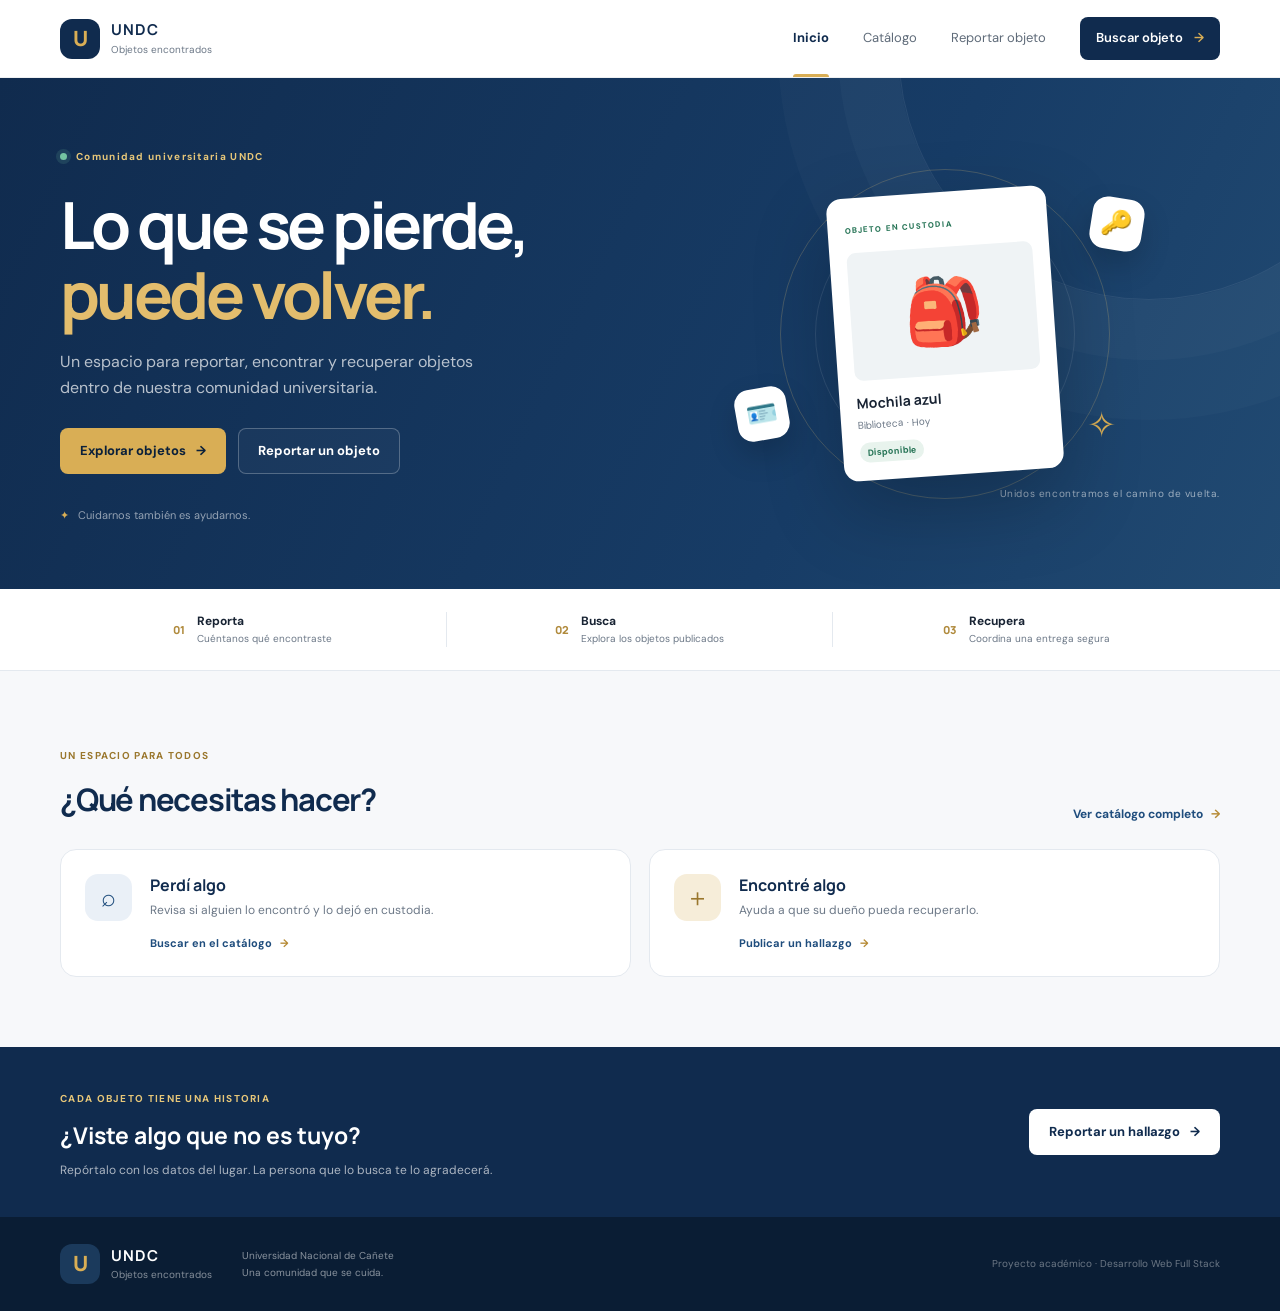
<file: index.html>
<!doctype html>
<html lang="es">
<head>
  <meta charset="utf-8">
  <meta name="viewport" content="width=device-width, initial-scale=1">
  <meta name="theme-color" content="#102b4e">
  <meta name="description" content="Sistema de objetos perdidos y encontrados de la Universidad Nacional de Cañete.">
  <title>Objetos UNDC | Inicio</title>
  <link rel="stylesheet" href="styles.css">
  <script src="app.js" defer></script>
</head>
<body>
  <header class="site-header">
    <nav class="navbar container" aria-label="Navegación principal">
      <a class="brand" href="index.html" aria-label="Objetos UNDC, inicio"><span class="brand-mark" aria-hidden="true">U</span><span><strong>UNDC</strong><small>Objetos encontrados</small></span></a>
      <button class="nav-toggle" type="button" aria-expanded="false" aria-controls="nav-links" aria-label="Abrir menú"><span></span><span></span><span></span></button>
      <div class="nav-links" id="nav-links"><a class="active" href="index.html">Inicio</a><a href="catalogo.html">Catálogo</a><a href="registrar-objeto.html">Reportar objeto</a><a class="nav-cta" href="catalogo.html">Buscar objeto <span aria-hidden="true">→</span></a></div>
    </nav>
  </header>
  <main>
    <section class="hero">
      <div class="container hero-grid">
        <div class="hero-copy"><span class="eyebrow"><span class="status-dot"></span> Comunidad universitaria UNDC</span><h1>Lo que se pierde,<br><em>puede volver.</em></h1><p>Un espacio para reportar, encontrar y recuperar objetos dentro de nuestra comunidad universitaria.</p><div class="hero-actions"><a class="button button-gold" href="catalogo.html">Explorar objetos <span aria-hidden="true">→</span></a><a class="button button-outline" href="registrar-objeto.html">Reportar un objeto</a></div><div class="hero-note"><span class="note-icon" aria-hidden="true">✦</span> Cuidarnos también es ayudarnos.</div></div>
        <div class="hero-art" aria-label="Ilustración de objetos extraviados" role="img"><div class="art-orbit orbit-one"></div><div class="art-orbit orbit-two"></div><div class="art-card art-card-main"><span class="art-card-label">OBJETO EN CUSTODIA</span><div class="art-object" aria-hidden="true">🎒</div><strong>Mochila azul</strong><span class="art-card-meta">Biblioteca · Hoy</span><span class="art-tag">Disponible</span></div><div class="floating-icon floating-key" aria-hidden="true">🔑</div><div class="floating-icon floating-note" aria-hidden="true">🪪</div><div class="art-spark spark-one" aria-hidden="true">✦</div><div class="art-spark spark-two" aria-hidden="true">✧</div><div class="art-caption">Unidos encontramos el camino de vuelta.</div></div>
      </div>
    </section>
    <section class="trust-strip"><div class="container trust-items"><div><span class="trust-symbol">01</span><span><strong>Reporta</strong><small>Cuéntanos qué encontraste</small></span></div><div><span class="trust-symbol">02</span><span><strong>Busca</strong><small>Explora los objetos publicados</small></span></div><div><span class="trust-symbol">03</span><span><strong>Recupera</strong><small>Coordina una entrega segura</small></span></div></div></section>
    <section class="section container home-feature"><div class="section-heading"><div><span class="eyebrow eyebrow-dark">UN ESPACIO PARA TODOS</span><h2>¿Qué necesitas hacer?</h2></div><a class="text-link" href="catalogo.html">Ver catálogo completo <span>→</span></a></div><div class="action-grid"><a class="action-card" href="catalogo.html"><span class="action-icon icon-blue" aria-hidden="true">⌕</span><span class="action-content"><strong>Perdí algo</strong><small>Revisa si alguien lo encontró y lo dejó en custodia.</small><b>Buscar en el catálogo <span>→</span></b></span></a><a class="action-card" href="registrar-objeto.html"><span class="action-icon icon-gold" aria-hidden="true">＋</span><span class="action-content"><strong>Encontré algo</strong><small>Ayuda a que su dueño pueda recuperarlo.</small><b>Publicar un hallazgo <span>→</span></b></span></a></div></section>
    <section class="home-callout"><div class="container callout-inner"><div><span class="eyebrow">CADA OBJETO TIENE UNA HISTORIA</span><h2>¿Viste algo que no es tuyo?</h2><p>Repórtalo con los datos del lugar. La persona que lo busca te lo agradecerá.</p></div><a href="registrar-objeto.html" class="button button-light">Reportar un hallazgo <span>→</span></a></div></section>
  </main>
  <footer class="site-footer"><div class="container footer-inner"><a class="brand brand-footer" href="index.html"><span class="brand-mark" aria-hidden="true">U</span><span><strong>UNDC</strong><small>Objetos encontrados</small></span></a><p>Universidad Nacional de Cañete<br>Una comunidad que se cuida.</p><small class="footer-copy">Proyecto académico · Desarrollo Web Full Stack</small></div></footer>
</body>
</html>
</file>
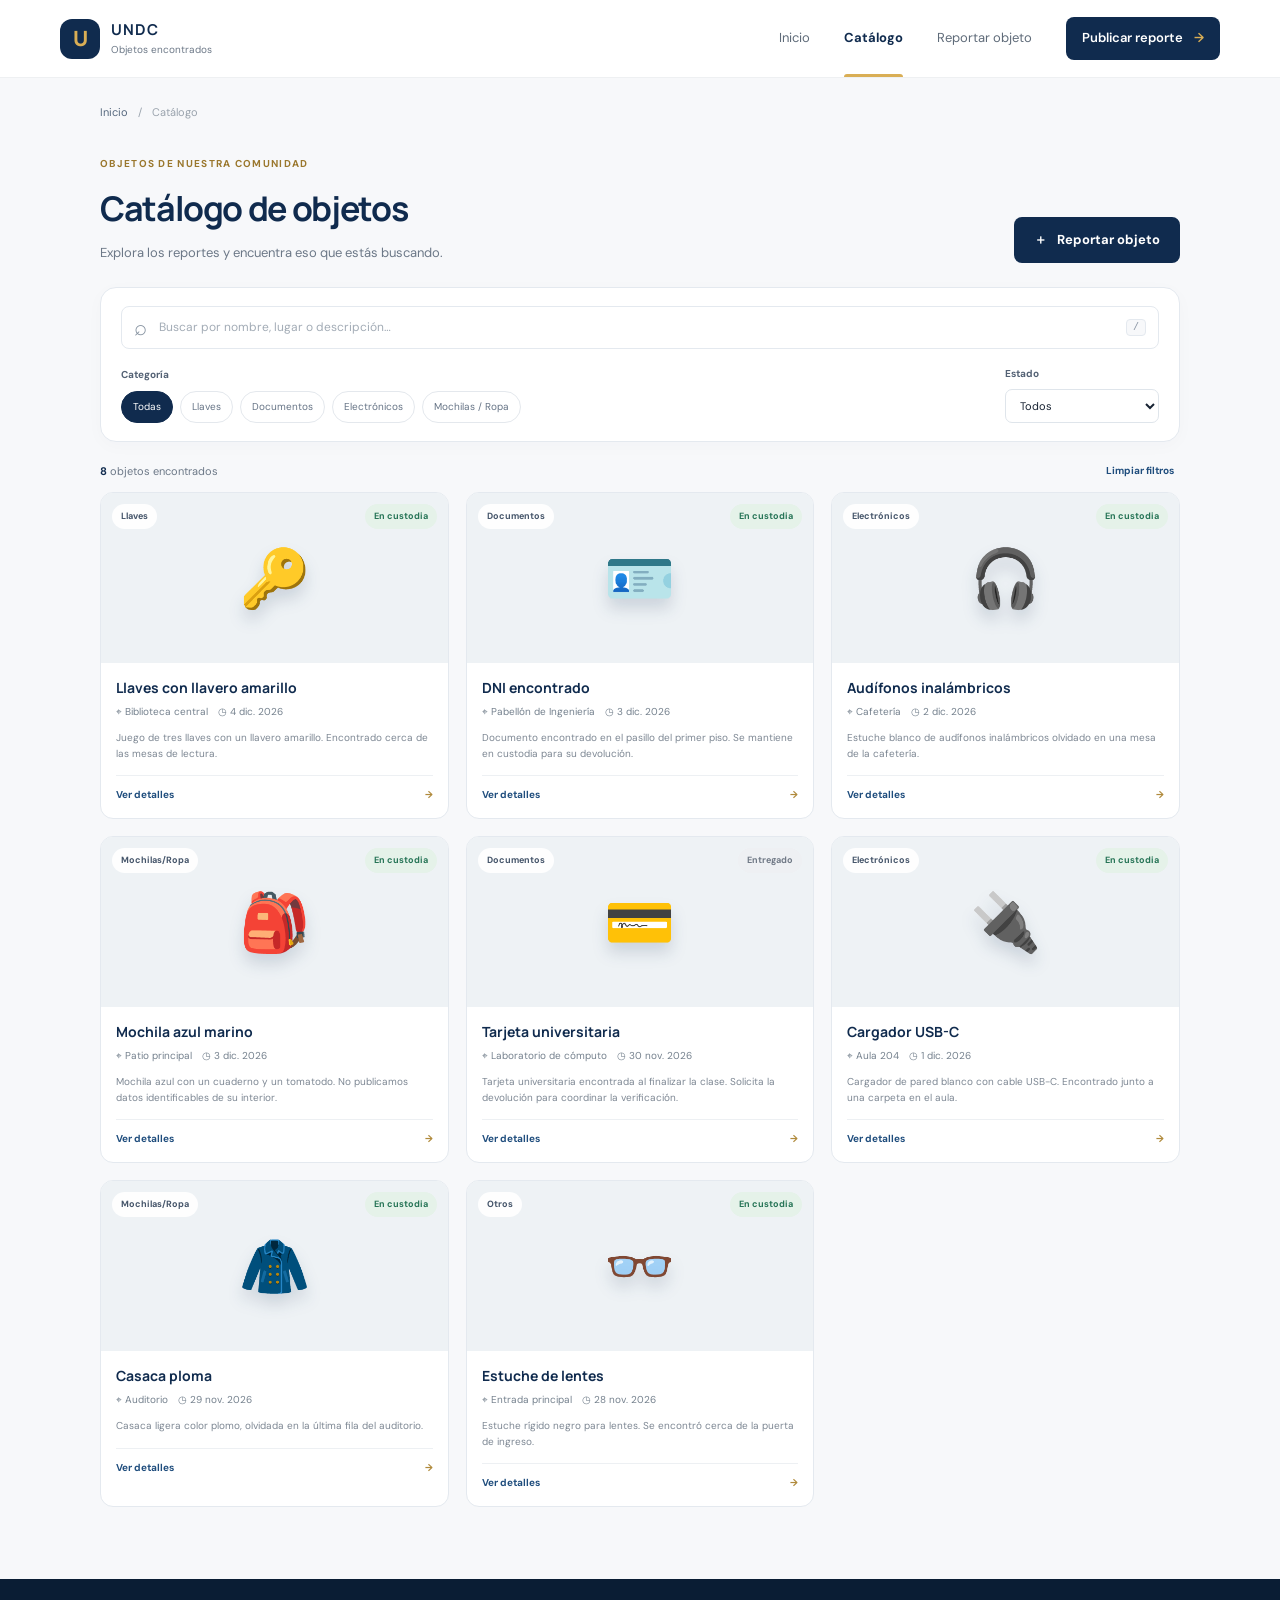
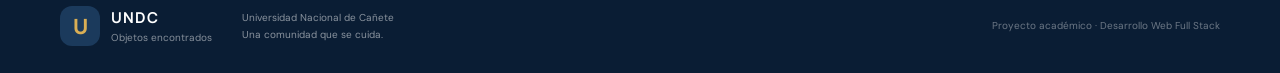
<file: catalogo.html>
<!doctype html>
<html lang="es"><head><meta charset="utf-8"><meta name="viewport" content="width=device-width, initial-scale=1"><meta name="theme-color" content="#102b4e"><meta name="description" content="Explora objetos perdidos y encontrados de la comunidad UNDC."><title>Catálogo | Objetos UNDC</title><link rel="stylesheet" href="styles.css"><script src="app.js" defer></script></head>
<body><header class="site-header"><nav class="navbar container" aria-label="Navegación principal"><a class="brand" href="index.html" aria-label="Objetos UNDC, inicio"><span class="brand-mark" aria-hidden="true">U</span><span><strong>UNDC</strong><small>Objetos encontrados</small></span></a><button class="nav-toggle" type="button" aria-expanded="false" aria-controls="nav-links" aria-label="Abrir menú"><span></span><span></span><span></span></button><div class="nav-links" id="nav-links"><a href="index.html">Inicio</a><a class="active" href="catalogo.html">Catálogo</a><a href="registrar-objeto.html">Reportar objeto</a><a class="nav-cta" href="registrar-objeto.html">Publicar reporte <span>→</span></a></div></nav></header>
<main class="page-main"><div class="container page-container"><div class="breadcrumbs"><a href="index.html">Inicio</a><span>/</span><span>Catálogo</span></div><div class="catalog-heading"><div class="page-intro"><span class="eyebrow eyebrow-dark">OBJETOS DE NUESTRA COMUNIDAD</span><h1>Catálogo de objetos</h1><p>Explora los reportes y encuentra eso que estás buscando.</p></div><a href="registrar-objeto.html" class="button button-primary">＋ <span>Reportar objeto</span></a></div><section class="filter-panel" aria-label="Filtros del catálogo"><div class="search-wrap"><span aria-hidden="true">⌕</span><label class="sr-only" for="search-input">Buscar por nombre, lugar o descripción</label><input id="search-input" type="search" placeholder="Buscar por nombre, lugar o descripción…"><kbd>/</kbd></div><div class="filter-row"><div class="filter-group"><span class="filter-label">Categoría</span><div class="chip-list" id="category-filters" role="group" aria-label="Filtrar por categoría"><button class="filter-chip is-selected" type="button" data-category="Todas">Todas</button><button class="filter-chip" type="button" data-category="Llaves">Llaves</button><button class="filter-chip" type="button" data-category="Documentos">Documentos</button><button class="filter-chip" type="button" data-category="Electrónicos">Electrónicos</button><button class="filter-chip" type="button" data-category="Mochilas/Ropa">Mochilas / Ropa</button></div></div><label class="status-filter">Estado<select id="status-filter"><option value="Todos">Todos</option><option value="En custodia">En custodia</option><option value="Entregado">Entregado</option></select></label></div></section><div class="results-bar"><p id="results-count" aria-live="polite">Cargando objetos…</p><button id="clear-filters" class="clear-button" type="button">Limpiar filtros</button></div><section id="object-grid" class="object-grid" aria-label="Objetos reportados"></section><div id="empty-state" class="empty-state" hidden><span aria-hidden="true">⌕</span><h2>No encontramos resultados</h2><p>Prueba con otra búsqueda o limpia los filtros.</p><button id="empty-clear" class="button button-primary" type="button">Limpiar filtros</button></div><noscript><p class="notice">Activa JavaScript para usar el catálogo de objetos.</p></noscript></div></main><footer class="site-footer"><div class="container footer-inner"><a class="brand brand-footer" href="index.html"><span class="brand-mark" aria-hidden="true">U</span><span><strong>UNDC</strong><small>Objetos encontrados</small></span></a><p>Universidad Nacional de Cañete<br>Una comunidad que se cuida.</p><small class="footer-copy">Proyecto académico · Desarrollo Web Full Stack</small></div></footer></body></html>
</file>
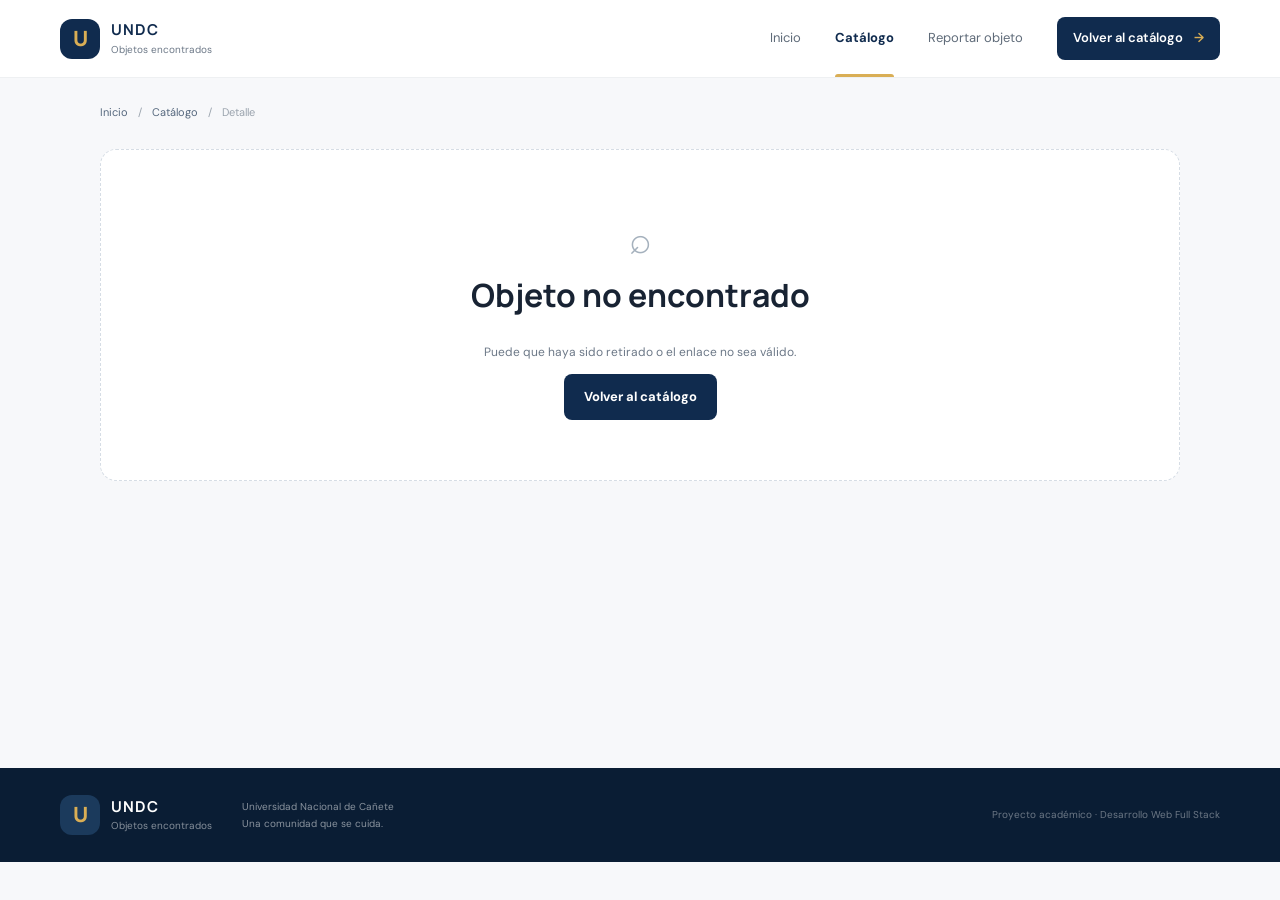
<file: detalle-objeto.html>
<!doctype html>
<html lang="es"><head><meta charset="utf-8"><meta name="viewport" content="width=device-width, initial-scale=1"><meta name="theme-color" content="#102b4e"><title>Detalle del objeto | Objetos UNDC</title><link rel="stylesheet" href="styles.css"><script src="app.js" defer></script></head><body><header class="site-header"><nav class="navbar container" aria-label="Navegación principal"><a class="brand" href="index.html" aria-label="Objetos UNDC, inicio"><span class="brand-mark" aria-hidden="true">U</span><span><strong>UNDC</strong><small>Objetos encontrados</small></span></a><button class="nav-toggle" type="button" aria-expanded="false" aria-controls="nav-links" aria-label="Abrir menú"><span></span><span></span><span></span></button><div class="nav-links" id="nav-links"><a href="index.html">Inicio</a><a class="active" href="catalogo.html">Catálogo</a><a href="registrar-objeto.html">Reportar objeto</a><a class="nav-cta" href="catalogo.html">Volver al catálogo <span>→</span></a></div></nav></header><main class="page-main"><div class="container page-container"><div class="breadcrumbs"><a href="index.html">Inicio</a><span>/</span><a href="catalogo.html">Catálogo</a><span>/</span><span>Detalle</span></div><div id="detail-content" class="detail-layout"></div><div id="detail-missing" class="empty-state" hidden><span aria-hidden="true">⌕</span><h1>Objeto no encontrado</h1><p>Puede que haya sido retirado o el enlace no sea válido.</p><a href="catalogo.html" class="button button-primary">Volver al catálogo</a></div></div></main><dialog id="claim-dialog" class="claim-dialog" aria-labelledby="claim-title"><form id="claim-form" method="dialog" class="claim-form"><button class="dialog-close" type="button" data-close-dialog aria-label="Cerrar">×</button><span class="eyebrow eyebrow-dark">SOLICITUD DE DEVOLUCIÓN</span><h2 id="claim-title">Reclamar objeto</h2><p class="dialog-subtitle">Cuéntanos quién eres. El equipo responsable podrá contactarte para verificar la propiedad.</p><input type="hidden" name="objectId"><label class="field">Nombre completo *<input name="nombre" required maxlength="100" autocomplete="name" placeholder="Tu nombre y apellido"></label><label class="field">Código universitario *<input name="codigo" required maxlength="20" autocomplete="off" placeholder="Ej. 20241234"></label><label class="field">Escuela profesional *<input name="escuela" required maxlength="100" placeholder="Ej. Ingeniería de Sistemas"></label><label class="field">Mensaje <span class="optional">Opcional</span><textarea name="mensaje" rows="3" maxlength="400" placeholder="Describe una característica que ayude a identificar el objeto…"></textarea></label><p class="privacy-note">Tus datos se usarán únicamente para coordinar la verificación y devolución del objeto.</p><p id="claim-message" class="form-message" role="status" aria-live="polite"></p><div class="form-actions"><button class="button button-primary" type="submit">Enviar solicitud <span>→</span></button><button class="button button-quiet" type="button" data-close-dialog>Cancelar</button></div></form></dialog><footer class="site-footer"><div class="container footer-inner"><a class="brand brand-footer" href="index.html"><span class="brand-mark" aria-hidden="true">U</span><span><strong>UNDC</strong><small>Objetos encontrados</small></span></a><p>Universidad Nacional de Cañete<br>Una comunidad que se cuida.</p><small class="footer-copy">Proyecto académico · Desarrollo Web Full Stack</small></div></footer></body></html>
</file>
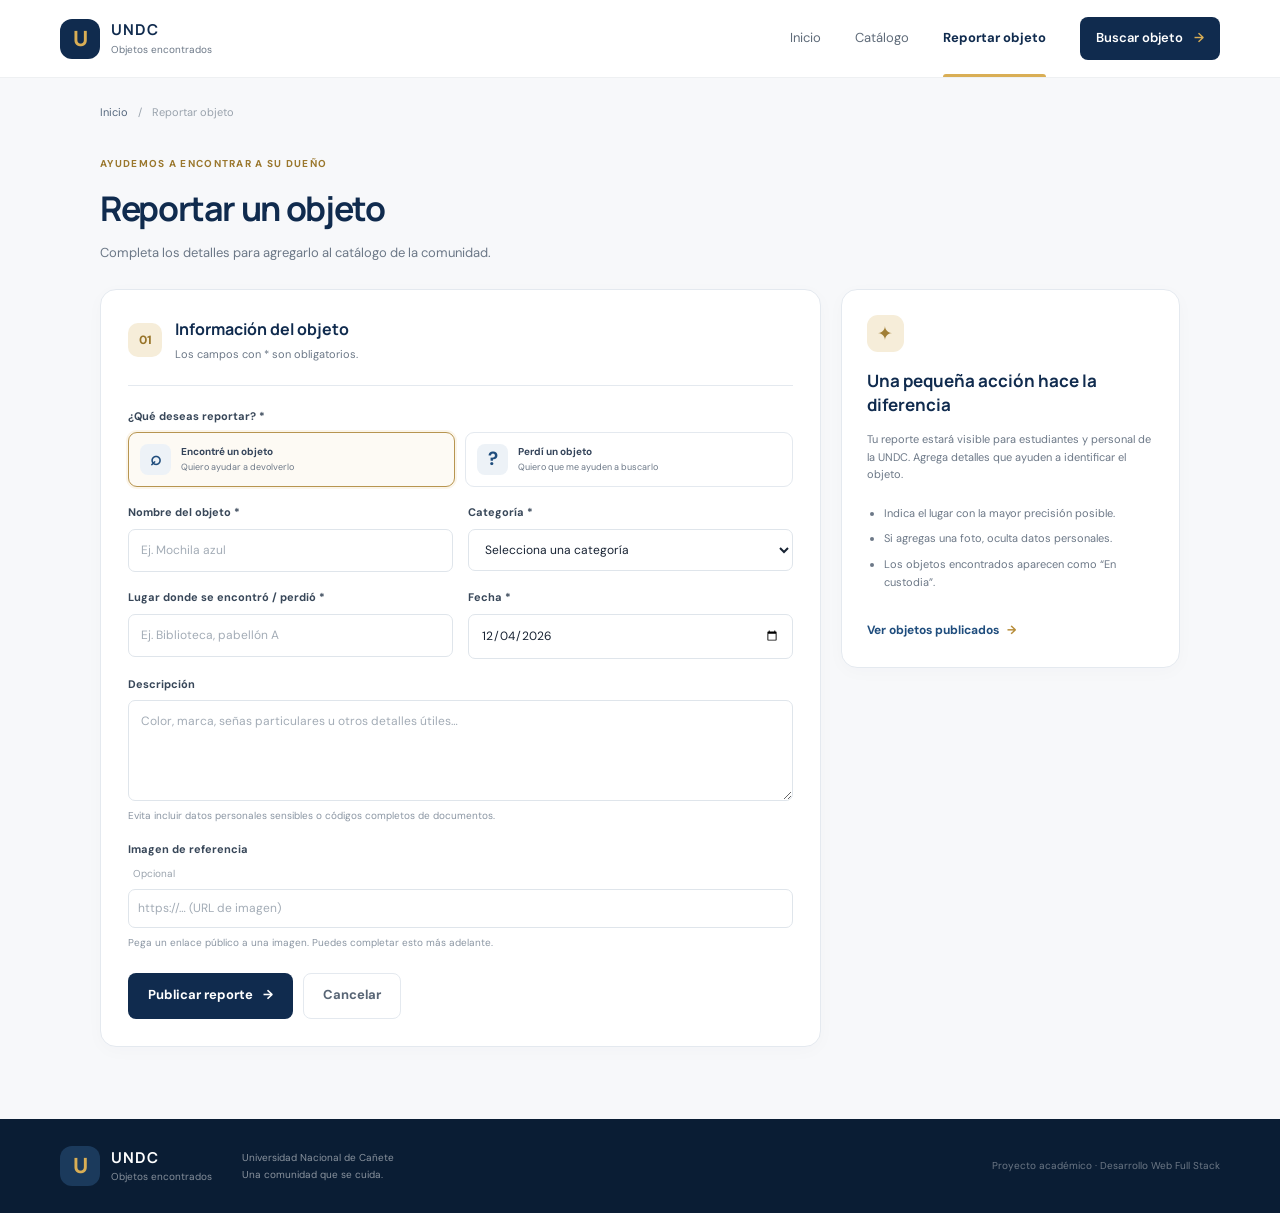
<file: registrar-objeto.html>
<!doctype html>
<html lang="es">
<head><meta charset="utf-8"><meta name="viewport" content="width=device-width, initial-scale=1"><meta name="theme-color" content="#102b4e"><title>Reportar objeto | Objetos UNDC</title><link rel="stylesheet" href="styles.css"><script src="app.js" defer></script></head>
<body>
  <header class="site-header"><nav class="navbar container" aria-label="Navegación principal"><a class="brand" href="index.html" aria-label="Objetos UNDC, inicio"><span class="brand-mark" aria-hidden="true">U</span><span><strong>UNDC</strong><small>Objetos encontrados</small></span></a><button class="nav-toggle" type="button" aria-expanded="false" aria-controls="nav-links" aria-label="Abrir menú"><span></span><span></span><span></span></button><div class="nav-links" id="nav-links"><a href="index.html">Inicio</a><a href="catalogo.html">Catálogo</a><a class="active" href="registrar-objeto.html">Reportar objeto</a><a class="nav-cta" href="catalogo.html">Buscar objeto <span>→</span></a></div></nav></header>
  <main class="page-main"><div class="container page-container"><div class="breadcrumbs"><a href="index.html">Inicio</a><span>/</span><span>Reportar objeto</span></div><div class="page-intro"><span class="eyebrow eyebrow-dark">AYUDEMOS A ENCONTRAR A SU DUEÑO</span><h1>Reportar un objeto</h1><p>Completa los detalles para agregarlo al catálogo de la comunidad.</p></div><div class="form-layout"><form id="object-form" class="panel form-panel"><div class="form-section-title"><span class="step-number">01</span><div><h2>Información del objeto</h2><p>Los campos con * son obligatorios.</p></div></div><div class="form-grid"><label class="field field-full">¿Qué deseas reportar? *<span class="radio-cards"><span class="radio-card"><input type="radio" name="tipo" value="Encontrado" checked><span class="radio-visual"><b aria-hidden="true">⌕</b><span><strong>Encontré un objeto</strong><small>Quiero ayudar a devolverlo</small></span></span></span><span class="radio-card"><input type="radio" name="tipo" value="Perdido"><span class="radio-visual"><b aria-hidden="true">?</b><span><strong>Perdí un objeto</strong><small>Quiero que me ayuden a buscarlo</small></span></span></span></span></label><label class="field">Nombre del objeto *<input name="nombre" required maxlength="80" placeholder="Ej. Mochila azul"></label><label class="field">Categoría *<select name="categoria" required><option value="">Selecciona una categoría</option><option>Llaves</option><option>Documentos</option><option>Electrónicos</option><option>Mochilas/Ropa</option><option>Otros</option></select></label><label class="field">Lugar donde se encontró / perdió *<input name="lugar" required maxlength="100" placeholder="Ej. Biblioteca, pabellón A"></label><label class="field">Fecha *<input name="fecha" type="date" required></label><label class="field field-full">Descripción<textarea name="descripcion" rows="4" maxlength="500" placeholder="Color, marca, señas particulares u otros detalles útiles…"></textarea><small class="field-hint">Evita incluir datos personales sensibles o códigos completos de documentos.</small></label><label class="field field-full">Imagen de referencia <span class="optional">Opcional</span><input class="file-input" name="imagen" type="url" placeholder="https://… (URL de imagen)"><small class="field-hint">Pega un enlace público a una imagen. Puedes completar esto más adelante.</small></label></div><div class="form-actions"><button class="button button-primary" type="submit">Publicar reporte <span>→</span></button><a class="button button-quiet" href="catalogo.html">Cancelar</a></div><p id="form-message" class="form-message" role="status" aria-live="polite"></p></form><aside class="panel form-aside"><div class="aside-icon" aria-hidden="true">✦</div><h2>Una pequeña acción hace la diferencia</h2><p>Tu reporte estará visible para estudiantes y personal de la UNDC. Agrega detalles que ayuden a identificar el objeto.</p><ul><li>Indica el lugar con la mayor precisión posible.</li><li>Si agregas una foto, oculta datos personales.</li><li>Los objetos encontrados aparecen como “En custodia”.</li></ul><a class="text-link" href="catalogo.html">Ver objetos publicados <span>→</span></a></aside></div></div></main>
  <footer class="site-footer"><div class="container footer-inner"><a class="brand brand-footer" href="index.html"><span class="brand-mark" aria-hidden="true">U</span><span><strong>UNDC</strong><small>Objetos encontrados</small></span></a><p>Universidad Nacional de Cañete<br>Una comunidad que se cuida.</p><small class="footer-copy">Proyecto académico · Desarrollo Web Full Stack</small></div></footer>
</body></html>
</file>
<file: styles.css>
@import url('https://fonts.googleapis.com/css2?family=DM+Sans:wght@400;500;600;700&family=Manrope:wght@400;500;600;700;800&display=swap');
:root{--navy:#102b4e;--navy-deep:#0b203a;--blue:#1f4d7d;--gold:#d9ae55;--gold-light:#f6edd9;--ink:#182333;--muted:#6c7887;--line:#e4e9ef;--paper:#f7f8fa;--white:#fff;--green:#267456;--shadow:0 18px 55px rgba(16,43,78,.09);--radius:16px}*{box-sizing:border-box}html{scroll-behavior:smooth}body{margin:0;background:var(--paper);color:var(--ink);font-family:'DM Sans',Arial,sans-serif;line-height:1.6}h1,h2,h3,p{margin-top:0}h1,h2,h3,.brand strong{font-family:Manrope,'DM Sans',sans-serif}a{color:inherit;text-decoration:none}button,input,select,textarea{font:inherit}button,a,input,select,textarea{-webkit-tap-highlight-color:transparent}button:focus-visible,a:focus-visible,input:focus-visible,select:focus-visible,textarea:focus-visible{outline:3px solid rgba(217,174,85,.7);outline-offset:3px}.container{width:min(1160px,calc(100% - 48px));margin-inline:auto}.site-header{height:78px;background:var(--white);border-bottom:1px solid rgba(16,43,78,.07);position:relative;z-index:10}.navbar,.brand,.nav-links{display:flex;align-items:center}.navbar{height:100%;justify-content:space-between}.brand{gap:11px}.brand-mark{display:grid;place-items:center;width:40px;height:40px;border-radius:12px;background:var(--navy);color:var(--gold);font-family:Manrope,sans-serif;font-size:21px;font-weight:800}.brand>span:last-child{display:grid;line-height:1.1}.brand strong{font-size:15px;letter-spacing:.07em;color:var(--navy)}.brand small{font-size:10px;color:var(--muted);margin-top:5px}.nav-links{gap:34px;height:100%;font-size:13px;color:#5f6b79}.nav-links>a:not(.nav-cta){height:100%;display:grid;align-items:center;position:relative}.nav-links>a.active{color:var(--navy);font-weight:700}.nav-links>a.active:after{content:'';position:absolute;bottom:0;left:0;right:0;height:3px;border-radius:4px 4px 0 0;background:var(--gold)}.nav-cta{background:var(--navy);color:white;padding:11px 16px;border-radius:8px;font-weight:600}.nav-cta span{color:var(--gold);margin-left:8px}.nav-toggle{display:none;border:0;background:none;padding:8px}.hero{background:linear-gradient(115deg,#102b4e 0%,#173c66 65%,#214a72 100%);color:white;overflow:hidden;position:relative}.hero:before{content:'';position:absolute;width:500px;height:500px;right:-120px;top:-280px;border:1px solid rgba(255,255,255,.08);border-radius:50%;box-shadow:0 0 0 60px rgba(255,255,255,.025),0 0 0 120px rgba(255,255,255,.02)}.hero-grid{min-height:470px;display:grid;grid-template-columns:1fr 1fr;align-items:center;gap:60px;padding-block:64px}.hero-copy{max-width:510px;position:relative;z-index:1}.eyebrow{display:inline-flex;align-items:center;gap:9px;font-size:10px;font-weight:700;letter-spacing:.13em;color:#e7c779}.status-dot{width:7px;height:7px;background:#74c4a1;border-radius:50%;box-shadow:0 0 0 4px rgba(116,196,161,.15)}.hero h1{font-size:clamp(43px,5.3vw,65px);letter-spacing:-.055em;line-height:1.09;margin:22px 0 18px}.hero h1 em{font-style:normal;color:#e3bd6d}.hero-copy>p{font-size:16px;color:rgba(255,255,255,.7);max-width:430px;margin-bottom:28px}.hero-actions{display:flex;gap:12px;flex-wrap:wrap}.button{display:inline-flex;align-items:center;justify-content:center;gap:10px;min-height:46px;padding:0 19px;border:1px solid transparent;border-radius:8px;font-size:13px;font-weight:700;cursor:pointer;transition:transform .18s,background .18s,border .18s}.button:hover{transform:translateY(-2px)}.button-gold{background:var(--gold);color:var(--navy-deep)}.button-outline{border-color:rgba(255,255,255,.25);color:#fff;background:rgba(255,255,255,.03)}.hero-note{display:flex;align-items:center;gap:9px;margin-top:33px;color:rgba(255,255,255,.55);font-size:11px}.note-icon{color:var(--gold)}.hero-art{height:330px;position:relative;display:grid;place-items:center}.art-orbit{position:absolute;border:1px solid rgba(224,190,119,.23);border-radius:50%;width:330px;height:330px}.orbit-two{width:260px;height:260px;border-color:rgba(255,255,255,.1)}.art-card{z-index:1;background:#fff;color:var(--ink);border-radius:15px;box-shadow:0 30px 80px rgba(0,0,0,.24)}.art-card-main{width:220px;padding:17px;transform:rotate(-4deg)}.art-card-label{font-size:8px;font-weight:800;letter-spacing:.14em;color:var(--green)}.art-object{display:grid;place-items:center;height:128px;margin:12px 0;background:#eff3f5;border-radius:9px;font-size:65px}.art-card-main strong,.art-card-meta{display:block}.art-card-main strong{font-family:Manrope,sans-serif;font-size:14px}.art-card-meta{font-size:10px;color:var(--muted);margin-top:3px}.art-tag{display:inline-block;background:#e8f3ed;color:#267456;border-radius:20px;padding:3px 8px;font-size:9px;font-weight:700;margin-top:9px}.floating-icon{position:absolute;z-index:2;display:grid;place-items:center;width:52px;height:52px;border-radius:15px;background:white;box-shadow:0 14px 30px rgba(0,0,0,.18);font-size:25px}.floating-key{right:14%;top:29px;transform:rotate(9deg)}.floating-note{left:12%;bottom:59px;transform:rotate(-10deg)}.art-spark{position:absolute;color:var(--gold);font-size:28px}.spark-one{top:31px;left:28%}.spark-two{right:19%;bottom:46px;font-size:35px}.art-caption{position:absolute;bottom:-3px;right:0;font-size:10px;color:rgba(255,255,255,.56);letter-spacing:.06em}.trust-strip{background:white;border-bottom:1px solid var(--line)}.trust-items{display:grid;grid-template-columns:repeat(3,1fr);padding:23px 0}.trust-items>div{display:flex;justify-content:center;align-items:center;gap:12px;border-right:1px solid var(--line)}.trust-items>div:last-child{border:0}.trust-symbol{font-family:Manrope,sans-serif;font-size:11px;color:#b08a3c;font-weight:800}.trust-items strong,.trust-items small{display:block}.trust-items strong{font-size:12px}.trust-items small{font-size:10px;color:var(--muted)}.section{padding-block:70px}.section-heading{display:flex;justify-content:space-between;align-items:end;margin-bottom:25px}.eyebrow-dark{color:#9a772d}.section h2,.page-intro h1{color:var(--navy);font-size:31px;letter-spacing:-.04em;margin:8px 0 0}.text-link{font-size:12px;font-weight:700;color:var(--blue)}.text-link span{color:#b68b36;margin-left:5px}.action-grid{display:grid;grid-template-columns:1fr 1fr;gap:18px}.action-card{display:flex;gap:18px;padding:24px;background:white;border:1px solid var(--line);border-radius:var(--radius);transition:box-shadow .2s,transform .2s}.action-card:hover{box-shadow:var(--shadow);transform:translateY(-3px)}.action-icon{flex:none;width:47px;height:47px;border-radius:13px;display:grid;place-items:center;font-size:25px}.icon-blue{background:#eaf0f7;color:var(--blue)}.icon-gold{background:var(--gold-light);color:#9a772d}.action-content>*{display:block}.action-content strong{font:700 16px Manrope,sans-serif;color:var(--navy)}.action-content small{font-size:12px;color:var(--muted);margin:5px 0 14px}.action-content b{font-size:11px;color:var(--blue)}.action-content b span{color:#b68b36;margin-left:5px}.home-callout{background:var(--navy);color:white;padding:37px 0}.callout-inner{display:flex;align-items:center;justify-content:space-between;gap:28px}.callout-inner h2{font-size:23px;margin:7px 0;color:white}.callout-inner p{font-size:12px;color:rgba(255,255,255,.65);margin:0}.button-light{background:white;color:var(--navy);white-space:nowrap}.site-footer{background:#0a1d34;color:white;padding:27px 0}.footer-inner{display:flex;align-items:center;gap:30px}.brand-footer .brand-mark{background:#1b3a5c}.brand-footer strong{color:white}.brand-footer small{color:rgba(255,255,255,.5)}.footer-inner>p{font-size:10px;line-height:1.7;color:rgba(255,255,255,.52);margin:0}.footer-copy{font-size:10px;color:rgba(255,255,255,.4);margin-left:auto}.page-main{min-height:calc(100vh - 210px);padding:26px 0 72px}.page-container{max-width:1080px}.breadcrumbs{display:flex;gap:10px;align-items:center;color:#9aa3ad;font-size:11px;margin-bottom:27px}.breadcrumbs a{color:#56687e}.page-intro{margin-bottom:26px}.page-intro h1{font-size:34px;margin:7px 0}.page-intro p{font-size:13px;color:var(--muted);margin:0}.catalog-heading{display:flex;align-items:end;justify-content:space-between;margin-bottom:24px}.catalog-heading .page-intro{margin:0}.button-primary{background:var(--navy);color:white}.button-primary:hover{background:#193e67}.button-quiet{background:white;color:#586575;border-color:var(--line)}.panel,.filter-panel{background:white;border:1px solid var(--line);border-radius:var(--radius);box-shadow:0 4px 18px rgba(16,43,78,.025)}.form-layout{display:grid;grid-template-columns:minmax(0,1.7fr) minmax(250px,.8fr);gap:20px;align-items:start}.form-panel{padding:27px}.form-section-title{display:flex;gap:13px;align-items:center;padding-bottom:21px;border-bottom:1px solid var(--line);margin-bottom:22px}.step-number{display:grid;place-items:center;width:34px;height:34px;border-radius:10px;background:var(--gold-light);color:#987429;font-size:12px;font-weight:800}.form-section-title h2{font-size:16px;color:var(--navy);margin:0}.form-section-title p{font-size:11px;color:var(--muted);margin:3px 0 0}.form-grid{display:grid;grid-template-columns:1fr 1fr;gap:17px 15px}.field{display:flex;flex-direction:column;gap:7px;font-size:11px;font-weight:700;color:#384759}.field-full{grid-column:1/-1}.field input,.field select,.field textarea,.status-filter select{width:100%;border:1px solid #dfe5eb;border-radius:7px;background:white;color:var(--ink);padding:11px 12px;font-size:12px;font-weight:400;outline:none}.field input::placeholder,.field textarea::placeholder,.search-wrap input::placeholder{color:#a3acb6}.field input:focus,.field select:focus,.field textarea:focus{border-color:#8ba7c1;box-shadow:0 0 0 3px rgba(31,77,125,.08)}.field textarea{resize:vertical;min-height:92px}.radio-cards{display:grid;grid-template-columns:1fr 1fr;gap:10px}.radio-card{position:relative}.radio-card input{position:absolute;opacity:0;inset:0;width:100%;height:100%;cursor:pointer}.radio-visual{display:flex;align-items:center;gap:10px;border:1px solid var(--line);border-radius:9px;padding:11px}.radio-card input:checked+.radio-visual{border-color:#b79550;background:#fdfaf4;box-shadow:0 0 0 2px rgba(217,174,85,.12)}.radio-visual>b{display:grid;place-items:center;width:31px;height:31px;border-radius:8px;background:#edf2f7;color:var(--blue);font-size:19px}.radio-visual span>*{display:block}.radio-visual strong{font-size:10px;color:#34445a}.radio-visual small{font-size:9px;color:var(--muted);font-weight:400}.optional{color:#9aa3ad;font-size:10px;font-weight:400;margin-left:5px}.field-hint{color:#8b96a3;font-size:10px;font-weight:400}.file-input{padding:9px!important}.form-actions{display:flex;gap:10px;margin-top:22px}.form-aside{padding:25px;position:sticky;top:20px}.aside-icon{width:37px;height:37px;display:grid;place-items:center;background:var(--gold-light);color:#a17f36;border-radius:11px;font-size:19px;margin-bottom:17px}.form-aside h2{font:700 17px Manrope,sans-serif;color:var(--navy);line-height:1.4}.form-aside p,.form-aside li{font-size:11px;color:var(--muted)}.form-aside ul{padding-left:17px;margin:17px 0 21px}.form-aside li{padding:4px 0}.form-message{font-size:12px;margin:12px 0 0;color:var(--green)}.form-message:empty{display:none}.form-message.error{color:#a43c36}.filter-panel{padding:18px 20px;margin-bottom:20px}.search-wrap{height:43px;border:1px solid var(--line);border-radius:8px;display:flex;align-items:center;gap:10px;padding:0 12px;color:#8793a1}.search-wrap>span{font-size:22px;line-height:1}.search-wrap input{border:0;outline:0;flex:1;min-width:0;font-size:12px;color:var(--ink)}.search-wrap kbd{font:10px monospace;border:1px solid var(--line);background:#f7f8fa;border-radius:4px;padding:2px 6px}.filter-row{display:flex;justify-content:space-between;align-items:end;gap:20px;padding-top:17px}.filter-label{display:block;font-size:10px;font-weight:700;color:#536174;margin-bottom:8px}.chip-list{display:flex;flex-wrap:wrap;gap:7px}.filter-chip{border:1px solid #e4e8ed;color:#667486;background:white;border-radius:30px;padding:7px 11px;font-size:10px;cursor:pointer}.filter-chip:hover{border-color:#b4c2d0}.filter-chip.is-selected{color:white;background:var(--navy);border-color:var(--navy)}.status-filter{font-size:10px;font-weight:700;color:#536174;min-width:154px}.status-filter select{display:block;margin-top:7px;padding:8px 10px;font-size:11px}.results-bar{display:flex;justify-content:space-between;align-items:center;margin:16px 0 12px}.results-bar p{font-size:11px;color:var(--muted);margin:0}.results-bar strong{color:var(--navy)}.clear-button{border:0;background:none;color:var(--blue);font-size:10px;font-weight:700;cursor:pointer}.object-grid{display:grid;grid-template-columns:repeat(3,minmax(0,1fr));gap:17px}.object-card{background:white;border:1px solid var(--line);border-radius:13px;overflow:hidden;transition:box-shadow .2s,transform .2s}.object-card:hover{transform:translateY(-3px);box-shadow:var(--shadow)}.object-image{height:170px;position:relative;display:grid;place-items:center;background:#eef2f5;overflow:hidden}.object-image img{width:100%;height:100%;object-fit:cover}.object-placeholder{font-size:57px;filter:drop-shadow(0 10px 8px rgba(16,43,78,.15))}.category-tag,.status-tag{position:absolute;top:11px;border-radius:30px;font-size:9px;font-weight:700;padding:5px 9px}.category-tag{left:11px;background:rgba(255,255,255,.93);color:#45556a}.status-tag{right:11px;background:#e5f2e9;color:#267456}.status-tag.delivered{background:#eef0f3;color:#707986}.object-info{padding:15px}.object-info h2{font:700 14px Manrope,sans-serif;color:var(--navy);margin:0 0 7px}.object-meta{display:flex;flex-wrap:wrap;gap:10px;color:#74808d;font-size:10px}.object-description{font-size:10px;color:#7d8793;line-height:1.55;margin:10px 0 14px;display:-webkit-box;-webkit-line-clamp:2;-webkit-box-orient:vertical;overflow:hidden}.object-link{display:flex;justify-content:space-between;align-items:center;border-top:1px solid #edf0f3;padding-top:11px;color:var(--blue);font-size:10px;font-weight:700}.object-link span{color:#b08a3c}.empty-state{text-align:center;padding:60px 20px;background:white;border:1px dashed #d6dde5;border-radius:var(--radius)}.empty-state>span{font-size:38px;color:#a5b1bd}.empty-state h2{font:700 19px Manrope,sans-serif;color:var(--navy);margin:8px 0}.empty-state p{font-size:12px;color:var(--muted)}.sr-only{position:absolute;width:1px;height:1px;padding:0;margin:-1px;overflow:hidden;clip:rect(0,0,0,0);white-space:nowrap;border:0}.notice{background:white;padding:20px;border-radius:10px}.detail-layout{display:grid;grid-template-columns:minmax(0,1fr) minmax(300px,.9fr);gap:35px;align-items:start}.detail-image{height:390px;position:relative;border-radius:16px;background:#edf1f4;display:grid;place-items:center;overflow:hidden}.detail-image img{width:100%;height:100%;object-fit:cover}.detail-image .object-placeholder{font-size:110px}.detail-copy{padding:10px 0}.detail-copy h1{font:800 33px Manrope,sans-serif;color:var(--navy);letter-spacing:-.04em;margin:12px 0 8px}.detail-copy>.object-meta{font-size:12px;margin-bottom:18px}.detail-description{font-size:13px;color:#596779;line-height:1.8;margin:21px 0}.detail-facts{border-top:1px solid var(--line);border-bottom:1px solid var(--line);padding:17px 0;display:grid;grid-template-columns:1fr 1fr;gap:13px}.detail-fact small,.detail-fact strong{display:block}.detail-fact small{font-size:9px;color:#8994a0;text-transform:uppercase;letter-spacing:.08em}.detail-fact strong{font-size:12px;color:#34455a;margin-top:3px}.detail-cta{margin-top:22px;width:100%}.claim-dialog{border:0;padding:0;border-radius:16px;width:min(480px,calc(100% - 32px));max-height:90vh;box-shadow:0 30px 100px rgba(0,0,0,.28);overflow:auto}.claim-dialog::backdrop{background:rgba(9,27,48,.62);backdrop-filter:blur(3px)}.claim-form{position:relative;padding:31px}.dialog-close{position:absolute;right:17px;top:14px;border:0;background:none;font-size:24px;color:#8290a0;cursor:pointer}.claim-form h2{font:800 25px Manrope,sans-serif;color:var(--navy);margin:8px 0}.dialog-subtitle{font-size:11px;color:var(--muted);margin-bottom:20px}.claim-form>.field{margin-top:13px}.privacy-note{font-size:10px;color:#858f9a;background:#f6f8fa;padding:10px;border-radius:7px;margin:15px 0 0}.claim-form .form-actions{margin-top:12px}.claim-form .form-actions .button{flex:1}
@media(max-width:850px){.nav-links{gap:20px}.hero-grid{gap:20px}.hero-art{transform:scale(.9)}.object-grid{grid-template-columns:repeat(2,minmax(0,1fr))}.form-layout{grid-template-columns:minmax(0,1.5fr) minmax(220px,.8fr)}.detail-layout{gap:25px}.detail-image{height:330px}}
@media(max-width:680px){.container{width:min(100% - 34px,520px)}.site-header{height:68px}.nav-toggle{display:grid;gap:4px}.nav-toggle span{width:21px;height:2px;background:var(--navy);display:block;border-radius:4px}.nav-links{display:none;position:absolute;top:67px;left:0;right:0;height:auto;padding:10px 20px 20px;background:white;box-shadow:0 15px 25px rgba(16,43,78,.12);align-items:stretch;gap:0;flex-direction:column}.nav-links.is-open{display:flex}.nav-links>a:not(.nav-cta){height:auto;padding:12px 5px}.nav-links>a.active:after{display:none}.nav-cta{text-align:center;margin-top:8px}.hero-grid{grid-template-columns:1fr;gap:0;padding-block:51px 23px}.hero h1{font-size:49px}.hero-copy>p{font-size:14px}.hero-art{height:280px;transform:scale(.88);transform-origin:top center;margin-bottom:-30px}.art-caption{right:10px}.trust-items{padding:17px 0}.trust-items>div{justify-content:flex-start;gap:7px;padding:0 7px}.trust-items strong{font-size:10px}.trust-items small{font-size:8px}.trust-symbol{font-size:9px}.section{padding-block:48px}.section-heading{align-items:start;gap:15px}.section h2,.page-intro h1{font-size:27px}.section-heading .text-link{max-width:110px;text-align:right;font-size:10px}.action-grid{grid-template-columns:1fr}.action-card{padding:19px}.callout-inner{align-items:flex-start;flex-direction:column}.callout-inner h2{font-size:21px}.footer-inner{flex-wrap:wrap;gap:15px}.footer-inner>p{margin-left:auto}.footer-copy{width:100%;margin:0}.page-main{padding-top:20px}.breadcrumbs{margin-bottom:20px}.page-intro{margin-bottom:21px}.form-layout{grid-template-columns:1fr}.form-aside{position:static}.form-panel{padding:21px 17px}.form-grid{grid-template-columns:1fr;gap:14px}.field-full{grid-column:auto}.catalog-heading{align-items:flex-start;gap:12px}.catalog-heading .button{font-size:11px;padding:0 12px;min-height:41px}.catalog-heading .page-intro h1{font-size:27px}.filter-panel{padding:14px}.filter-row{align-items:flex-start;flex-direction:column;gap:13px}.status-filter{width:100%}.object-grid{gap:11px}.object-image{height:135px}.object-placeholder{font-size:45px}.object-info{padding:12px}.object-info h2{font-size:12px}.object-meta{font-size:9px;gap:6px}.object-description{font-size:9px}.category-tag,.status-tag{font-size:8px;padding:4px 7px;top:7px}.category-tag{left:7px}.status-tag{right:7px}.results-bar{margin-top:13px}.detail-layout{grid-template-columns:1fr;gap:17px}.detail-image{height:280px}.detail-copy h1{font-size:29px}.detail-copy{padding:0}.claim-form{padding:27px 22px}}
@media(max-width:390px){.container{width:calc(100% - 28px)}.hero h1{font-size:44px}.hero-actions .button{font-size:11px;padding-inline:13px}.object-grid{grid-template-columns:1fr}.object-image{height:180px}.catalog-heading{flex-direction:column;align-items:flex-start}}
</file>
